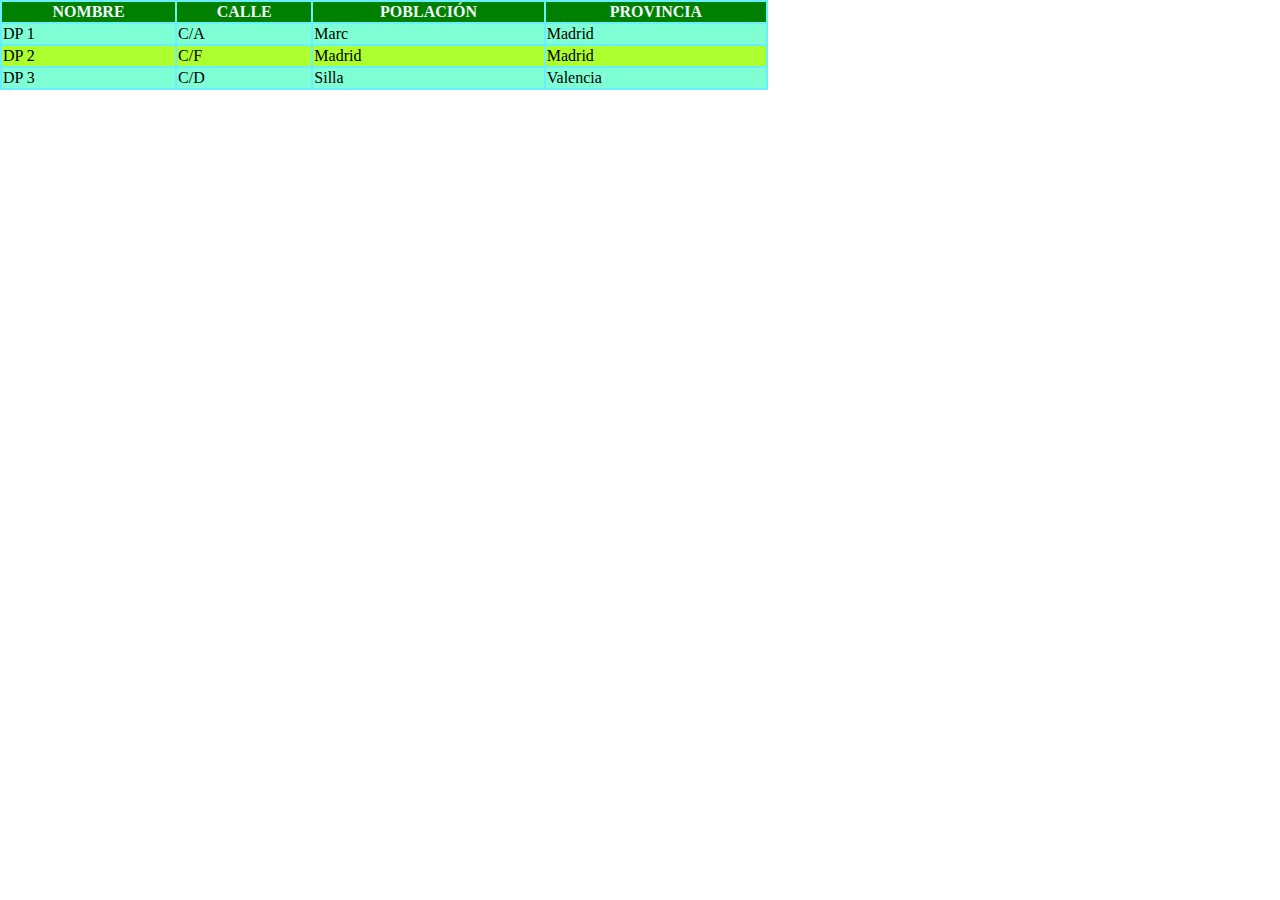
<file: EJ11/index.html>
<!DOCTYPE html>
<html lang="en">
<head>
    <meta charset="UTF-8">
    <meta http-equiv="X-UA-Compatible" content="IE=edge">
    <meta name="viewport" content="width=device-width, initial-scale=1.0">
    <link rel="stylesheet" href="css/css.css">
    <title>Document</title>
</head>
<body>


    <table>
        <tr>
            <th>NOMBRE</th>
            <th>CALLE</th>
            <th>POBLACIÓN</th>
            <th>PROVINCIA</th>
        </tr>
        <tr>
            <td>DP 1</td>
            <td>C/A</td>
            <td>Marc</td>
            <td>Madrid</td>
        </tr>
        <tr>
            <td class="row">DP 2</td>
            <td class="row">C/F</td>
            <td class="row">Madrid</td>
            <td class="row">Madrid</td>
        </tr>
        <tr>
            <td>DP 3</td>
            <td>C/D</td>
            <td>Silla</td>
            <td>Valencia</td>
        </tr>
        

    </table>
</body>
</html>
</file>
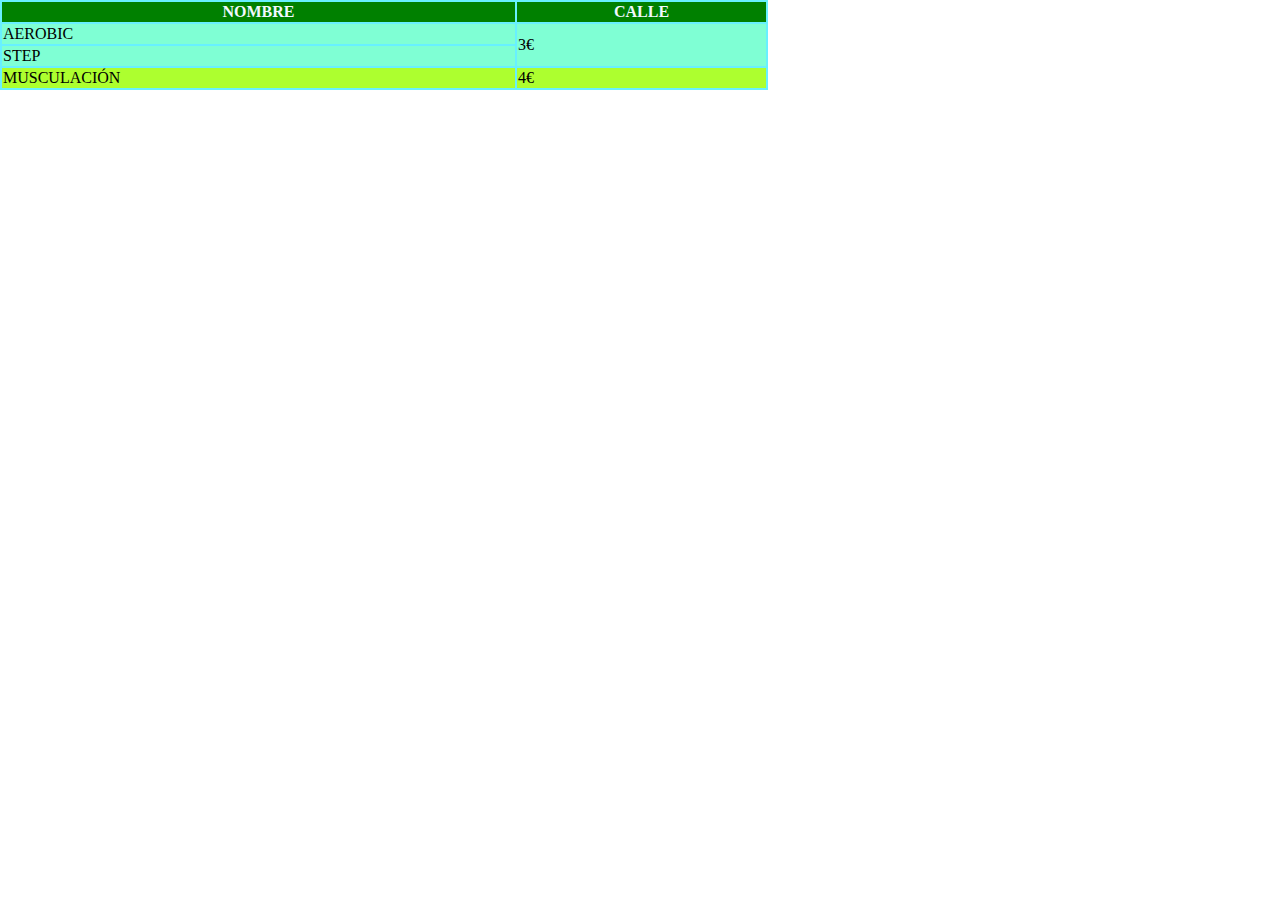
<file: EJ12/index.html>
<!DOCTYPE html>
<html lang="en">
<head>
    <meta charset="UTF-8">
    <meta http-equiv="X-UA-Compatible" content="IE=edge">
    <meta name="viewport" content="width=device-width, initial-scale=1.0">
    <link rel="stylesheet" href="../EJ11/css/css.css">
    <title>Document</title>
</head>
<body>


    <table>
        <tr>
            <th>NOMBRE</th>
            <th>CALLE</th>
        </tr>
        <tr>
            <td>AEROBIC</td>
            <td rowspan="2">3€</td>
         
        </tr>
        <tr>
            <td>STEP</td>
            
        </tr>
        <tr>
            <td class="row">MUSCULACIÓN</td>
            <td class="row">4€</td>
        </tr>
        

    </table>
</body>
</html>
</file>
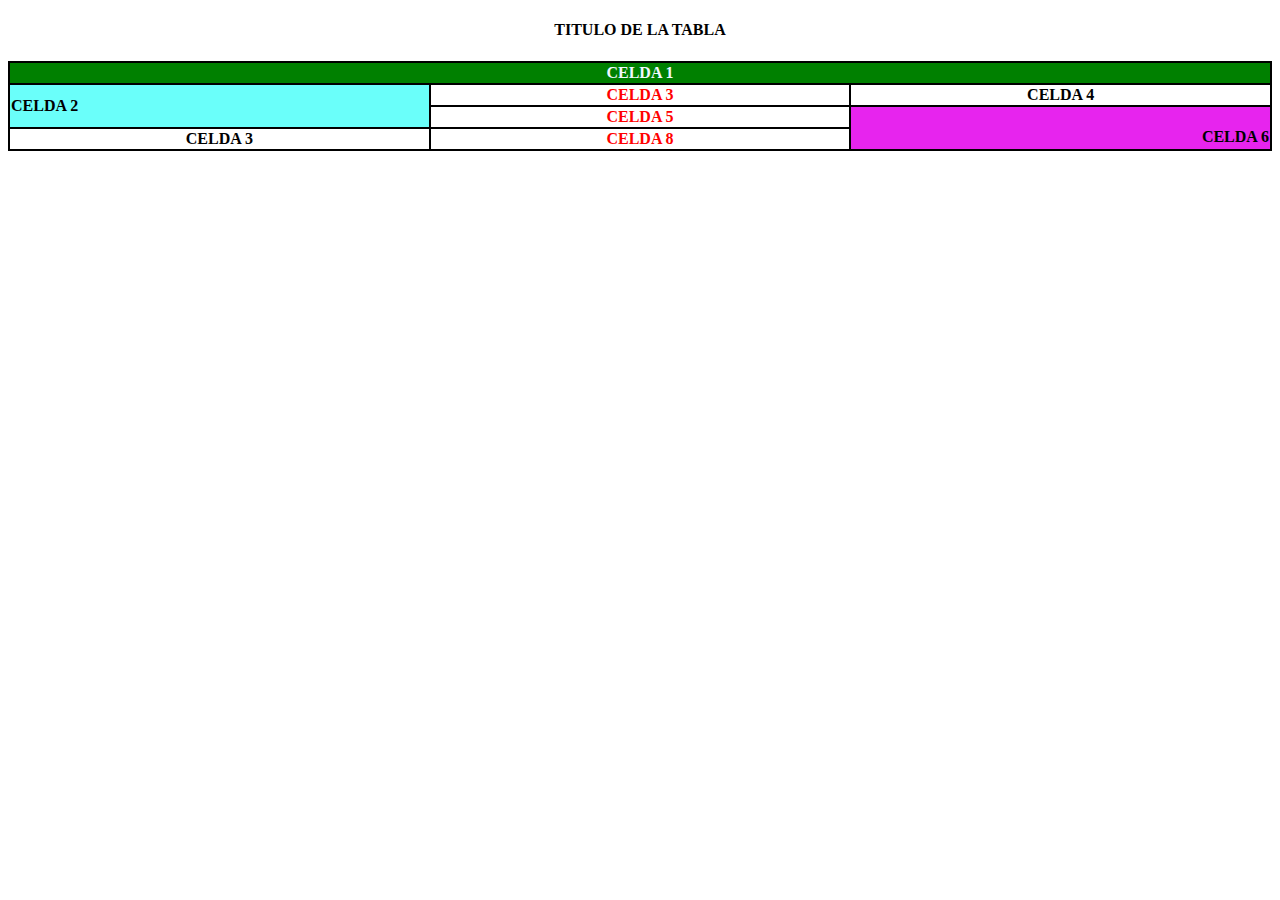
<file: EJ13/index.html>
<!DOCTYPE html>
<html lang="en">
<head>
    <meta charset="UTF-8">
    <meta http-equiv="X-UA-Compatible" content="IE=edge">
    <meta name="viewport" content="width=device-width, initial-scale=1.0">
    <link rel="stylesheet" href="css/css.css">
    <title>Document</title>
</head>
<body>


    <h4> TITULO DE LA TABLA</h4>
    <table>
        <tr>
            <th colspan="3">CELDA 1</th>
           
        </tr>
        <tr>
            <td rowspan="2" class="bgcian">CELDA 2</td>
            <td class="ctxt">CELDA 3</td>
            <td>CELDA 4</td>

        </tr>
        <tr>
            <td class="ctxt">CELDA 5</td>
            <td rowspan="2" class="bglila">CELDA 6</td>
        </tr>
        <tr>
            <td>CELDA 3</td>
            <td class="ctxt">CELDA 8</td>
        </tr>
        
        

    </table>
</body>
</html>
</file>
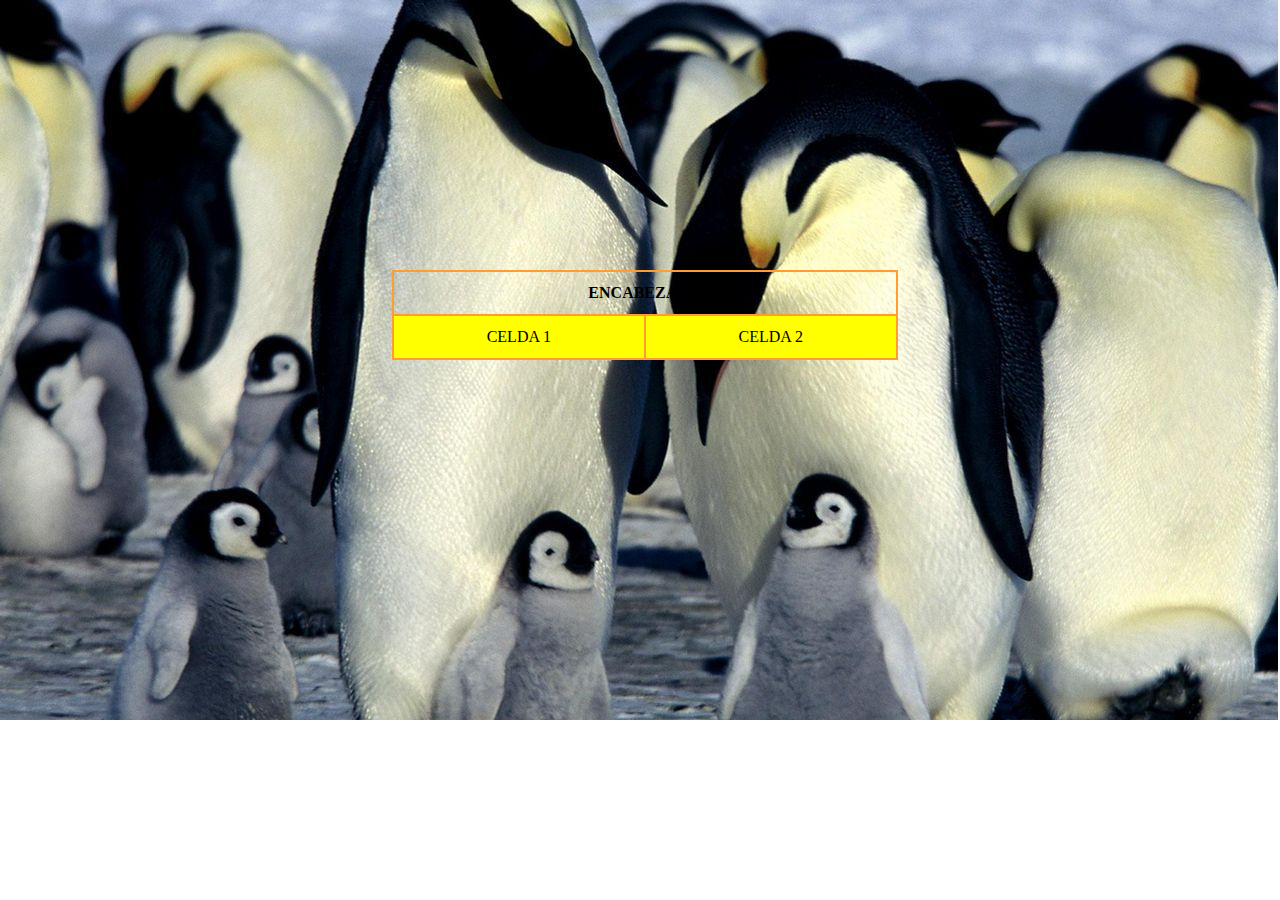
<file: EJ14/index.html>
<!DOCTYPE html>
<html lang="en">
<head>
    <meta charset="UTF-8">
    <meta http-equiv="X-UA-Compatible" content="IE=edge">
    <meta name="viewport" content="width=device-width, initial-scale=1.0">
    <link rel="stylesheet" href="css/css.css">
    <title>Document</title>
</head>
<body>


    <table>
        <tr>
            <th colspan="2">ENCABEZADO</th>
           
        </tr>
        <tr>
            <td>CELDA 1</td>
            <td>CELDA 2</td>

        </tr>
    </table>
</body>
</html>
</file>
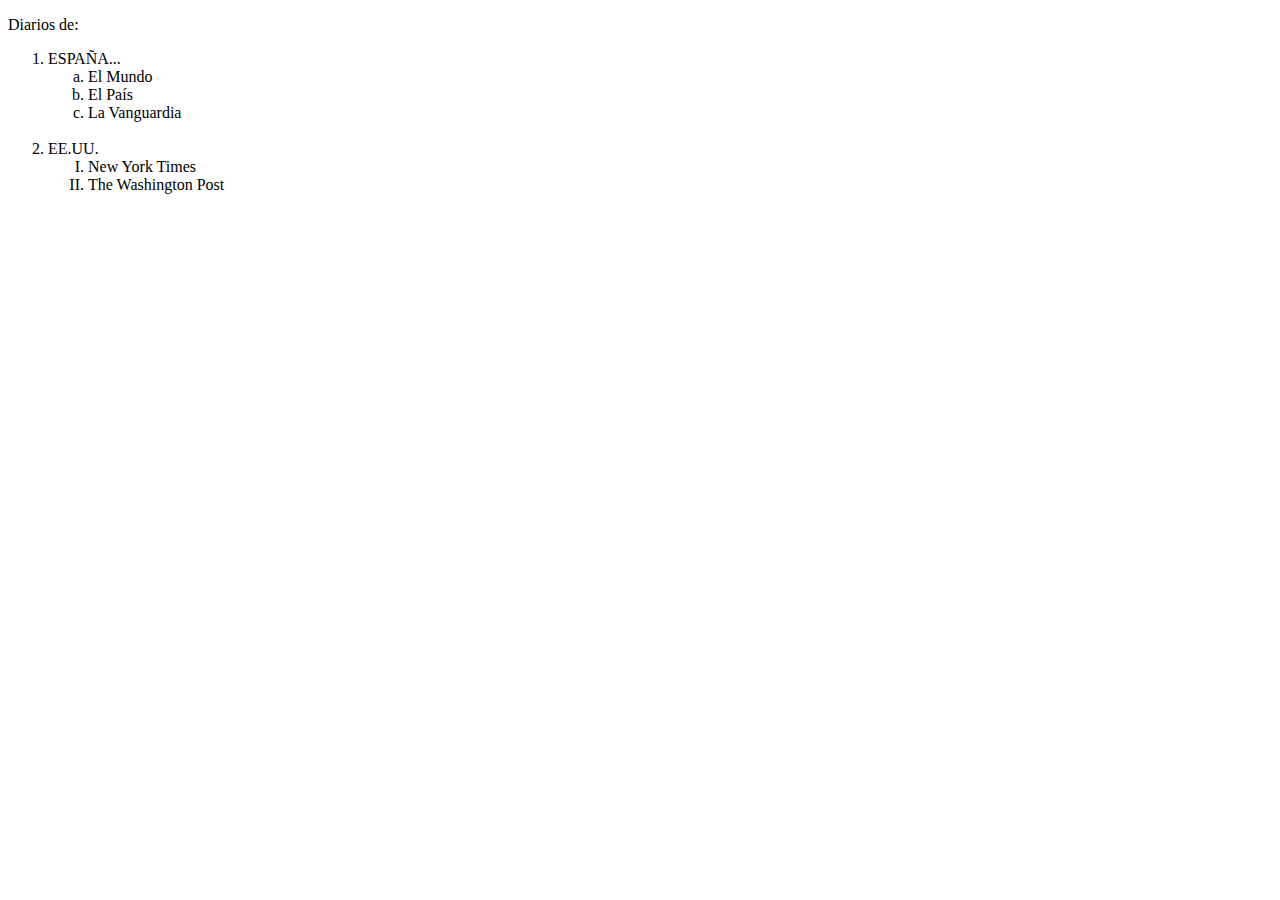
<file: EJ15/index.html>
<!DOCTYPE html>
<html lang="en">
  <head>
    <meta charset="UTF-8" />
    <meta http-equiv="X-UA-Compatible" content="IE=edge" />
    <meta name="viewport" content="width=device-width, initial-scale=1.0" />
    <link rel="stylesheet" href="css/css.css" />
    <title>Document</title>
  </head>
  <body>
    <p>Diarios de:</p>

    <ol>
      <li>ESPAÑA...</li>
      <ol class="d">
        <li>El Mundo</li>
        <li>El País</li>
        <li>La Vanguardia</li>
      </ol>
      <br />
      <li>EE.UU.</li>

      <ol class="c">
        <li>New York Times</li>
        <li>The Washington Post</li>
      </ol>
    </ol>
  </body>
</html>
</file>
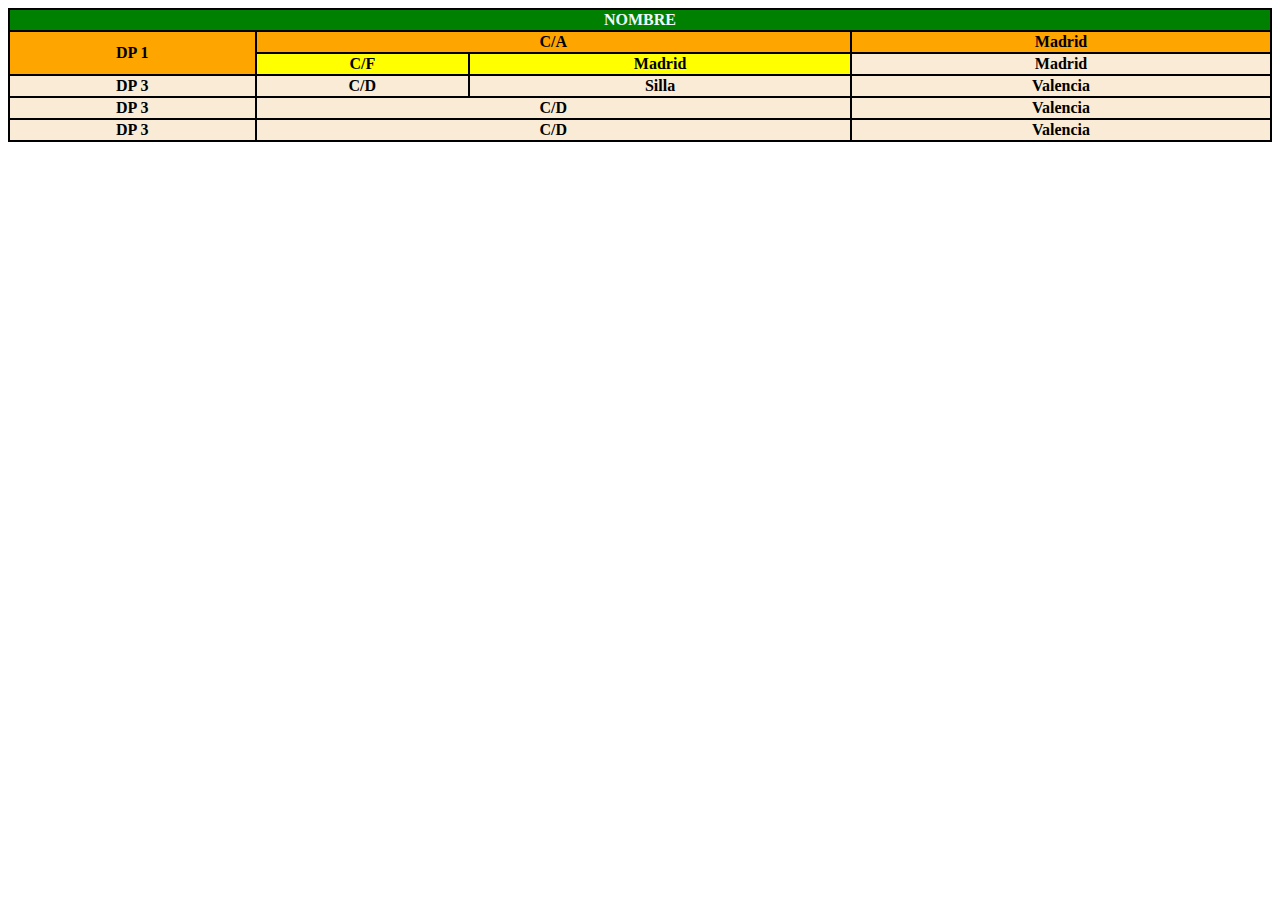
<file: EJ16/index.html>
<!DOCTYPE html>
<html lang="en">
  <head>
    <meta charset="UTF-8" />
    <meta http-equiv="X-UA-Compatible" content="IE=edge" />
    <meta name="viewport" content="width=device-width, initial-scale=1.0" />
    <link rel="stylesheet" href="css/css.css" />
    <title>Document</title>
  </head>
  <body>
    <table>
      <tr>
        <th colspan="5">NOMBRE</th>
      </tr>
      <tr>
        <td rowspan="2" colspan="2" class="bg-orange">DP 1</td>
        <td colspan="2" class="bg-orange" >C/A</td>
        <td class="bg-orange">Madrid</td>
      </tr>
      <tr>
        <td class="bg-yellow">C/F</td>
        <td class="bg-yellow">Madrid</td>
        <td>Madrid</td>
      </tr>
      <tr>
        <td colspan="2">DP 3</td>
        <td>C/D</td>
        <td>Silla</td>
        <td>Valencia</td>
      </tr>
      <tr>
        <td colspan="2">DP 3</td>
        <td colspan="2">C/D</td>
        <td>Valencia</td>
      </tr>
      <tr>
        <td colspan="2">DP 3</td>
        <td colspan="2">C/D</td>
        <td>Valencia</td>
      </tr>
    </table>
  </body>
</html>
</file>
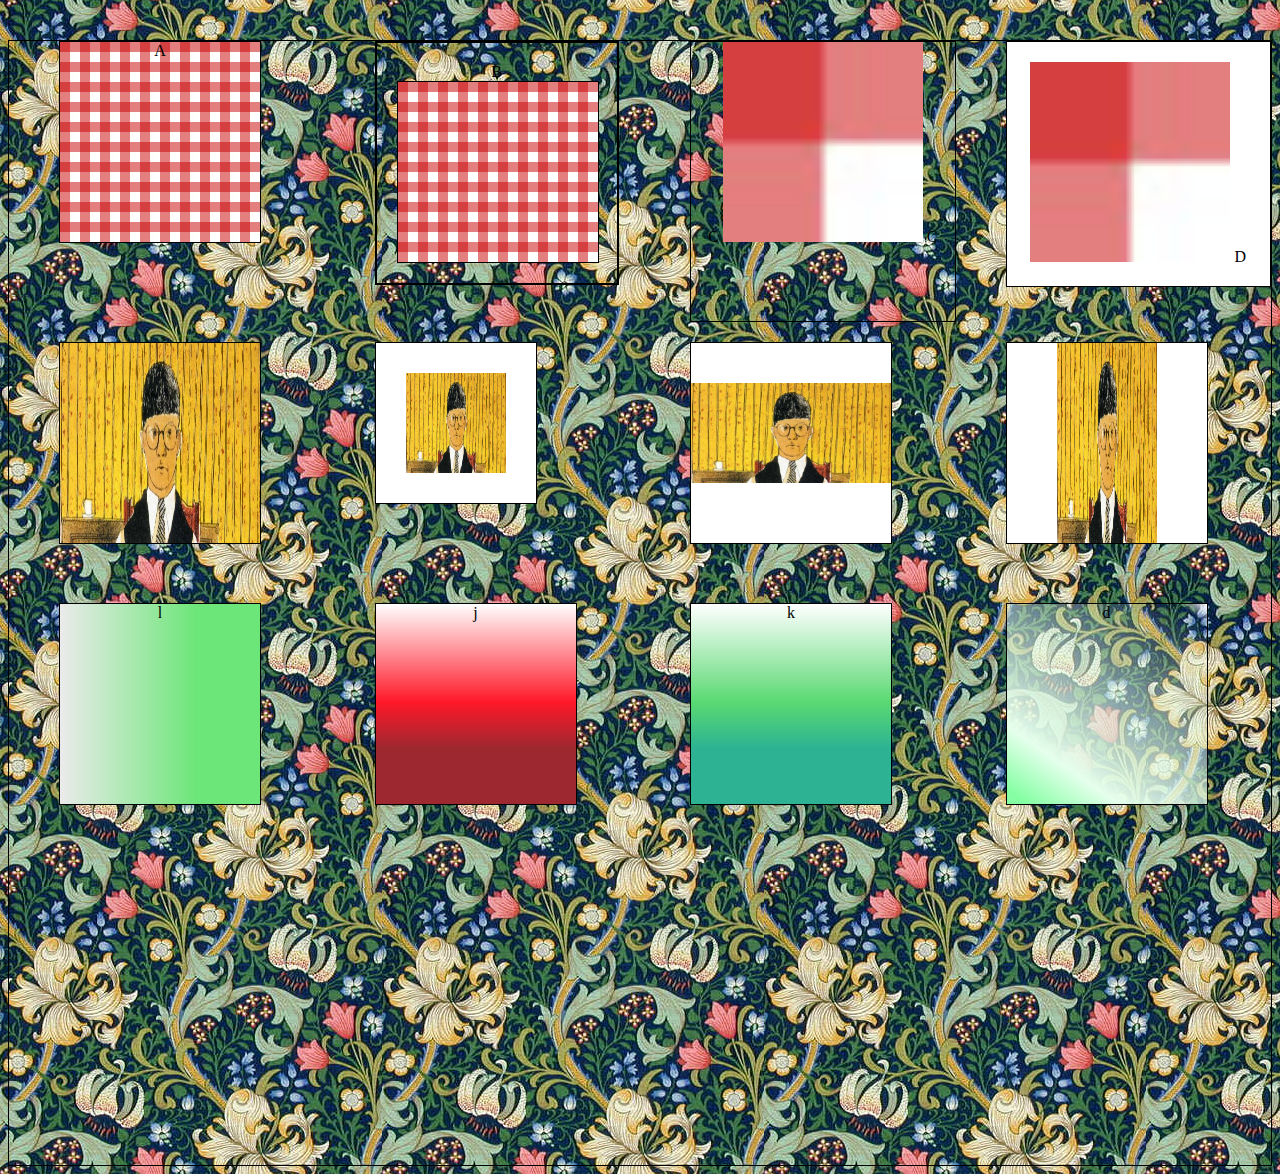
<file: EJ17/index.html>
<!DOCTYPE html>
<html lang="en">
  <head>
    <meta charset="UTF-8" />
    <meta http-equiv="X-UA-Compatible" content="IE=edge" />
    <meta name="viewport" content="width=device-width, initial-scale=1.0" />
    <link rel="stylesheet" href="css/css.css" />
    <title>Document</title>
  </head>
  <body>
    <div class="contenedor">
      <div class="mantel">A</div>
      <div class="mantelpadding">B

        <div class="mantelpaddingsrc"></div>

      </div>
      <div class="mantelpaddingnorepeat">
        C
        <img src="fotos/back_mantel.jpeg" width="200px" height="200px" alt="" />

        C
      </div>
      <div class="mantelpaddingnorepeatpadding">
        <img src="fotos/back_mantel.jpeg"  alt="" />

        D
      </div>

      <div class="cara">
        <img src="fotos/dh_2.jpeg" width="200px" height="200px" alt="" />
      </div>
      <div class="carapadding">
        <img src="fotos/dh_2.jpeg"   />
      </div>

      <div class="caraalargda">
        <img src="fotos/dh_2.jpeg" width="200px" height="100px" alt="" />
      </div>

      <div class="caraalargda2">
        <img src="fotos/dh_2.jpeg" width="100px" height="200px" alt="" />
      </div>


      <div class="cuadrado1">
l
      </div>
      <div class="cuadrado2">
j
      </div>
      <div class="cuadrado3">
k
      </div>
      <div class="cuadrado4">
d
      </div>
    </div>
  </body>
</html>
</file>
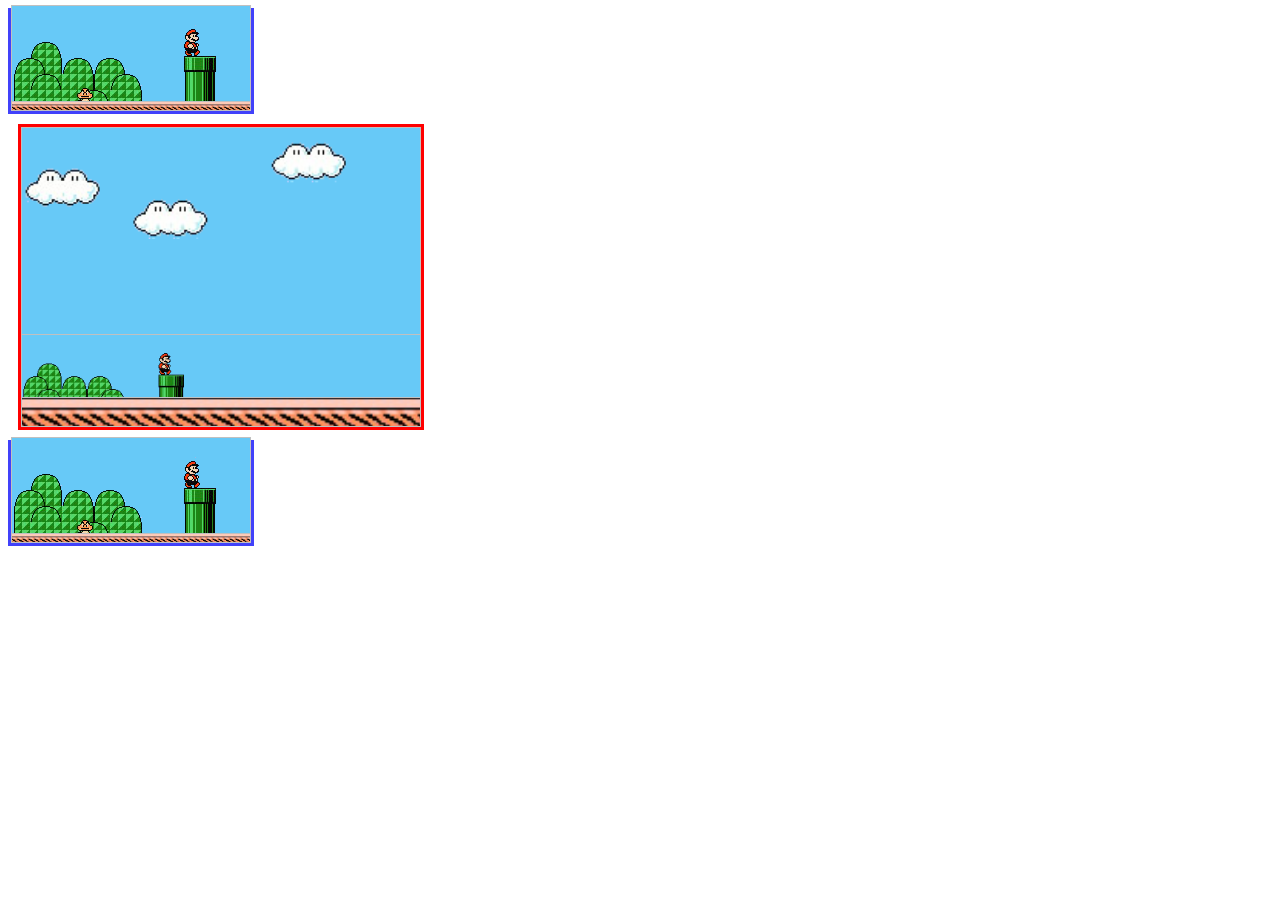
<file: EJ18/index.html>
<!DOCTYPE html>
<html lang="en">
  <head>
    <meta charset="UTF-8" />
    <meta http-equiv="X-UA-Compatible" content="IE=edge" />
    <meta name="viewport" content="width=device-width, initial-scale=1.0" />
    <link rel="stylesheet" href="css/css.css" />
    <title>Document</title>
  </head>
  <body>
    <div class="arriba">
      <img class="cielo">
      <img class="player">
      <img class="suelo">
  </div>
  <div class="mid">
      <img class="cielo">
      <img class="playermid">
      <img class="suelo">
  </div>
  <div class="arriba">
      <img class="cielo">
      <img class="player">
      <img class="suelo">
  </div>
    
  </body>
</html>
</file>
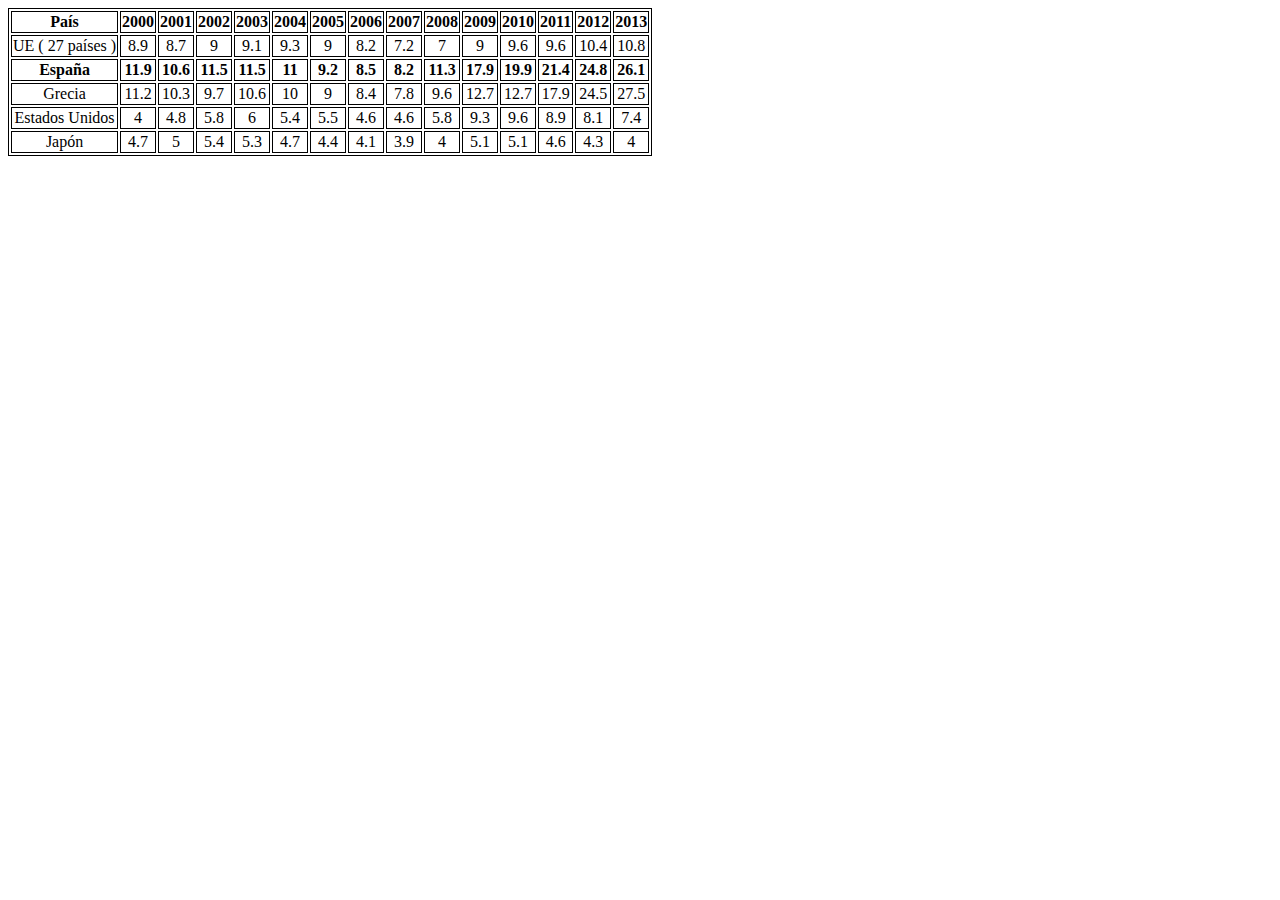
<file: EJ19/index.html>
<!DOCTYPE html>
<html lang="en">
<head>
    <meta charset="UTF-8">
    <meta http-equiv="X-UA-Compatible" content="IE=edge">
    <meta name="viewport" content="width=device-width, initial-scale=1.0">
    <link rel="stylesheet" href="css/css.css" />

    <title>Document</title>
</head>
<body>


    <table>
        <tr>
            <th>País</th>
            <th>2000</th>
            <th>2001</th>
            <th>2002</th>
            <th>2003</th>
            <th>2004</th>
            <th>2005</th>
            <th>2006</th>
            <th>2007</th>
            <th>2008</th>
            <th>2009</th>
            <th>2010</th>
            <th>2011</th>
            <th>2012</th>
            <th>2013</th>
        </tr>
        <tr>
            <td>UE ( 27 países )</td>
            <td>8.9</td>
            <td>8.7</td>
            <td>9</td>
            <td>9.1</td>
            <td>9.3</td>
            <td>9</td>
            <td>8.2</td>
            <td>7.2</td>
            <td>7</td>
            <td>9</td>
            <td>9.6</td>
            <td>9.6</td>
            <td>10.4</td>
            <td>10.8</td>
         
        </tr>
        <tr>
            <th>España</th>
            <th>11.9</th>
            <th>10.6</th>
            <th>11.5</th>
            <th>11.5</th>
            <th>11</th>
            <th>9.2</th>
            <th>8.5</th>
            <th>8.2</th>
            <th>11.3</th>
            <th>17.9</th>
            <th>19.9</th>
            <th>21.4</th>
            <th>24.8</th>
            <th>26.1</th>
         
        </tr>
        <tr>
            <td>Grecia</td>
            <td>11.2</td>
            <td>10.3</td>
            <td>9.7</td>
            <td>10.6</td>
            <td>10</td>
            <td>9</td>
            <td>8.4</td>
            <td>7.8</td>
            <td>9.6</td>
            <td>12.7</td>
            <td>12.7</td>
            <td>17.9</td>
            <td>24.5</td>
            <td>27.5</td>
         
        </tr>
        <tr>
            <td>Estados Unidos</td>
            <td>4</td>
            <td>4.8</td>
            <td>5.8</td>
            <td>6</td>
            <td>5.4</td>
            <td>5.5</td>
            <td>4.6</td>
            <td>4.6</td>
            <td>5.8</td>
            <td>9.3</td>
            <td>9.6</td>
            <td>8.9</td>
            <td>8.1</td>
            <td>7.4</td>
         
        </tr>
        <tr>
            <td>Japón</td>
            <td>4.7</td>
            <td>5</td>
            <td>5.4</td>
            <td>5.3</td>
            <td>4.7</td>
            <td>4.4</td>
            <td>4.1</td>
            <td>3.9</td>
            <td>4</td>
            <td>5.1</td>
            <td>5.1</td>
            <td>4.6</td>
            <td>4.3</td>
            <td>4</td>
         
        </tr>

    </table>
</body>
</html>
</file>
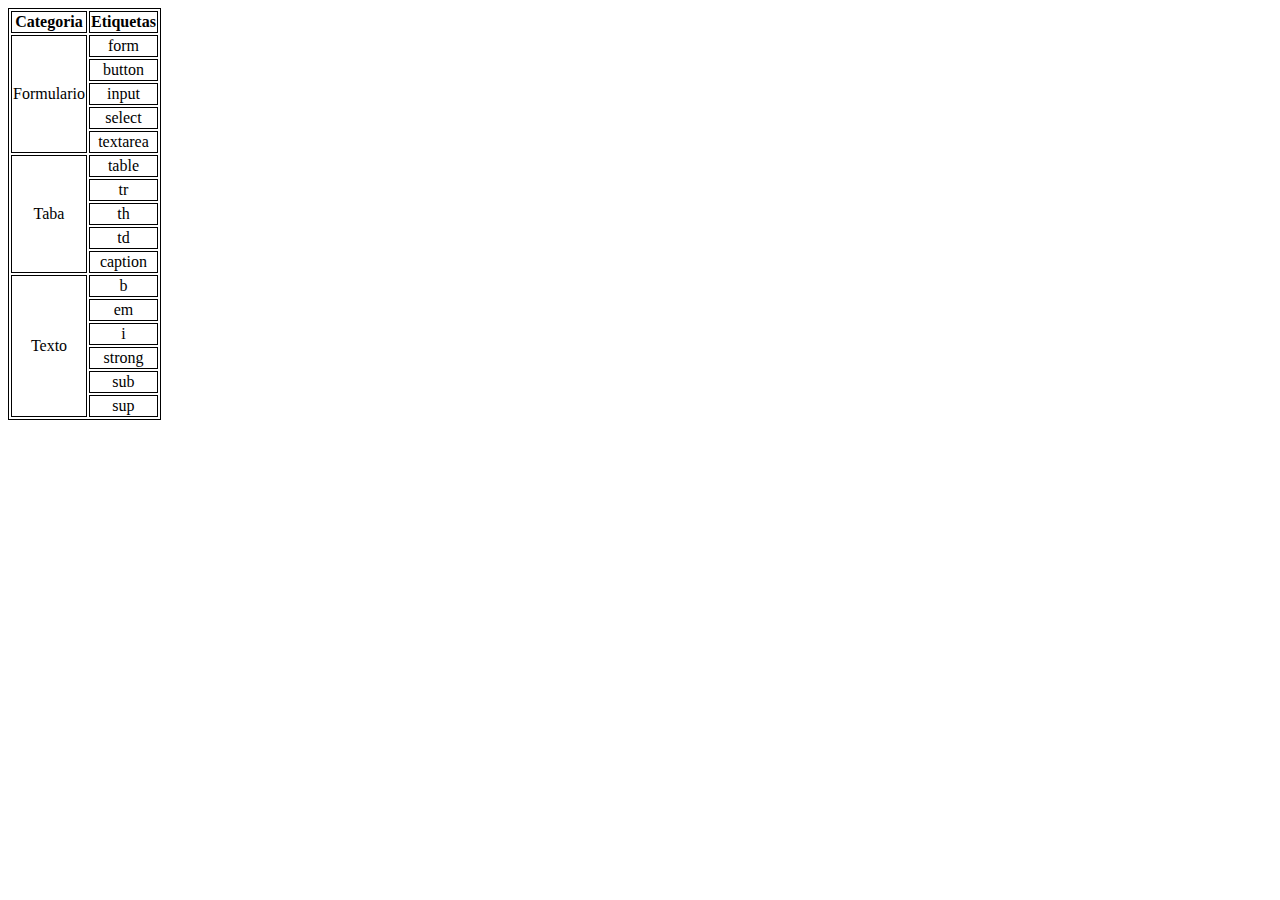
<file: EJ20/index.html>
<!DOCTYPE html>
<html lang="en">
  <head>
    <meta charset="UTF-8" />
    <meta http-equiv="X-UA-Compatible" content="IE=edge" />
    <meta name="viewport" content="width=device-width, initial-scale=1.0" />
    <link rel="stylesheet" href="css/css.css" />

    <title>Document</title>
  </head>
  <body>
    <table>
      <tr>
        <th>Categoria</th>
        <th>Etiquetas</th>
      </tr>
      <tr>
        <td rowspan="5">Formulario</td>
        <td>form</td>
      </tr>
      <tr>
        <td>button</td>
      </tr>
      <tr>
        <td>input</td>
      </tr>
      <tr>
        <td>select</td>
      </tr>
      <tr>
        <td>textarea</td>
      </tr>
      <tr>
        <td rowspan="5">Taba</td>
        <td>table</td>
      </tr>
      <tr>
        <td>tr</td>
      </tr>
      <tr>
        <td>th</td>
      </tr>
      <tr>
        <td>td</td>
      </tr>
      <tr>
        <td>caption</td>
      </tr>

      <tr>
        <td rowspan="6">Texto</td>

        <td>b</td>
      </tr>
      <tr>
        <td>em</td>
      </tr>
      <tr>
        <td>i</td>
      </tr>
      <tr>
        <td>strong</td>
      </tr>
      <tr>
        <td>sub</td>
      </tr>
      <tr>
        <td>sup</td>
      </tr>
    </table>
  </body>
</html>
</file>
<file: EJ11/css/css.css>
body{
    margin: 0 0 0 0;
}

table{
    width: 100vw;
}

table,th,td{
    border:2px solid;
    border-collapse:collapse;
    border-color:rgb(104, 240, 255);
}
table{
    width: 60vw;
    height: 10vh;
}


th{
    background-color: green;
    color:aliceblue;
    text-align: center;
}

td{
    background-color: aquamarine;
}


.row{
    background-color: greenyellow;
}
</file>
<file: EJ13/css/css.css>
h4 {
  text-align: center;
}

table,
th,
td {
  border: 2px solid;
  border-collapse: collapse;
  border-color: rgb(0, 0, 0);
  text-align: center;
}
table {
  width: 100%;
  height: 10vh;
}

th {
  background-color: green;
  color: aliceblue;
  text-align: center;
}

td {
  font-weight: 900;
}

.ctxt {
  color: red;
}
.bgcian {
  background-color: rgb(106, 255, 250);
  text-align: left;
}

.bglila {
  background-color: rgb(231, 36, 238);
  text-align: end;
  padding-top: 20px;
}

.row {
  background-color: greenyellow;
}
</file>
<file: EJ14/css/css.css>
body{

    background-image:url(../data/ping.jpeg);
    background-repeat: no-repeat;
    justify-content: center;


}

table{
    margin-top: 30vh;
    margin-left: 30vw
;
}

table,th,td{
    border:2px solid;
    border-collapse:collapse;
    border-color:rgb(255, 157, 52);
    text-align: center;
}
table{
    width: 40%;
    height: 10vh;
}

td{
   background-color: yellow;
}
</file>
<file: EJ15/css/css.css>
ul.a {
  list-style-type: circle;
}

ul.b {
  list-style-type: square;
}

ol.c {
  list-style-type: upper-roman;
}

ol.d {
  list-style-type: lower-alpha;
}
</file>
<file: EJ16/css/css.css>
h4{
    text-align: center;
}

table,th,td{
    border:2px solid;
    border-collapse:collapse;
    border-color:rgb(0, 0, 0);
}
table{
    width: 100%;
    height: 10vh; 
    font-weight: 900;
    text-align: center;
}


th{
    background-color: green;
    color:aliceblue;
    text-align: center;
}

td{
    background-color: antiquewhite;
}

.bg-orange{
    background-color: orange;
}

.bg-yellow{
    background-color: yellow;
}
</file>
<file: EJ17/css/css.css>
body{
    background-image: url(../fotos/ac.jpeg);
    text-align: center;
    margin-top: 40px;

}

div{
    border: 1px solid black;
}

.contenedor{
    display: grid;
    grid-template-columns: repeat(4,1fr);
    grid-template-rows: repeat(4,1fr);
}

.mantel{
    
    background-image: url(../fotos/back_mantel.jpeg);
    width: 200px;
    height: 200px ;
    margin-left: 50px;


}

.mantelpadding{
    padding: 20px;

    border: 2px solid black;
    width: 200px;
    height: 200px ;
    margin-left: 50px;


}
.mantelpaddingsrc{
    background-image: url(../fotos/back_mantel.jpeg);
    width: 200px;
    height: 180px ;

}

.mantelpadding img{

    background-repeat: repeat;

}

.mantelpaddingnorepeat{
   
    margin-left: 50px;


}
.mantelpaddingnorepeatpadding{

  
    background-color: white;
    padding: 20px;
    margin-left: 50px;
    margin-bottom: 35px;


}
.cara{
    margin-top: 20px;
    width: 200px;
    height: 200px ;
    margin-left: 50px;

}
.carapadding{
    background-color: white;
    margin-top: 20px;
    width: 100px;
    height: 100px ;
    margin-left: 50px;
    padding: 30px;

}

.carapadding img{
    width: 100px;
    height: 100px ;

}

.mantelpaddingnorepeatpadding img{
    width: 200px;
    height: 200px ;

}


.caraalargda{
    margin-top: 20px;

    background-color: white;
    width: 200px;
    height: 200px ;
    margin-left: 50px;

}
.caraalargda img{
    margin-top: 40px;

}
.caraalargda2{
    margin-top: 20px;

    background-color: white;

    width: 200px;
    height: 200px ;
    margin-left: 50px;

    
}

.cuadrado1{
    background: rgb(2,0,36);
    background: linear-gradient(90deg, rgba(2,0,36,1) 0%, rgba(235,235,235,1) 0%, rgba(109,230,121,1) 68%);
    width: 200px;
    height: 200px ;
    margin-left: 50px;
}

.cuadrado2{
    background: rgb(158,40,48);
    background: linear-gradient(0deg, rgba(158,40,48,1) 28%, rgba(255,24,40,1) 51%, rgba(255,255,255,1) 100%);
    width: 200px;
    height: 200px ;
    margin-left: 50px;
}

.cuadrado3{
    background: rgb(45,179,147);
    background: linear-gradient(0deg, rgba(45,179,147,1) 28%, rgba(90,217,114,1) 51%, rgba(255,255,255,1) 100%);
    width: 200px;
    height: 200px ;
    margin-left: 50px;
}

.cuadrado4{
    background: rgb(132,255,162);
    background: linear-gradient(35deg, rgba(132,255,162,1) 4%, rgba(229,255,236,1) 23%, rgba(255,255,255,0) 94%, rgba(255,255,255,1) 100%);
    width: 200px;
    height: 200px ;
    margin-left: 50px;
}
</file>
<file: EJ18/css/css.css>
.arriba{
    width: 240px;
    height: 100px;
    background-color: rgb(122, 199, 235);
    border-style: solid;
    border-color: rgb(65, 65, 250);
    position: relative;

}


.player{
    width: 100%;
    height: 100%;
    bottom: 6%;
    position: absolute;
    background-image: url(../fotos/f02.png);
    background-color: rgb(103, 201, 247);

}


.playermid{
    width: 100%;
    height: 30%;
    bottom: 1%;
    position: absolute;
    background-image: url(../fotos/f02.png);    
    background-repeat: no-repeat;
    background-size: contain; 
 
}
.cielo{
    width: 100%;
    height: 100%;
    background-repeat: no-repeat;
    position: absolute;
    background-image: url(../fotos/f03.png);
    background-size: contain; 
 
}
.suelo{
    position: absolute;
    background-image: url(../fotos/f01.png);
    width: 100%;
    height: 10%;
    background-size: contain;
    bottom: 0;
}

.mid{

    margin: 10px;
    width: 400px;
    height: 300px;
    border-style: solid;
    border-color: rgb(255, 0, 0);
    background-color: rgb(103, 201, 247);
    position: relative; 
}
</file>
<file: EJ19/css/css.css>
body{
    text-align:center;
}

th{
    border: 1px solid black;
}
td{
    border: 1px solid black;
}
table{
    border: 1px solid black;
}
</file>
<file: EJ20/css/css.css>
body{
    text-align:center;
}

th{
    border: 1px solid black;
}
td{
    border: 1px solid black;
}
table{
    border: 1px solid black;
}
</file>
